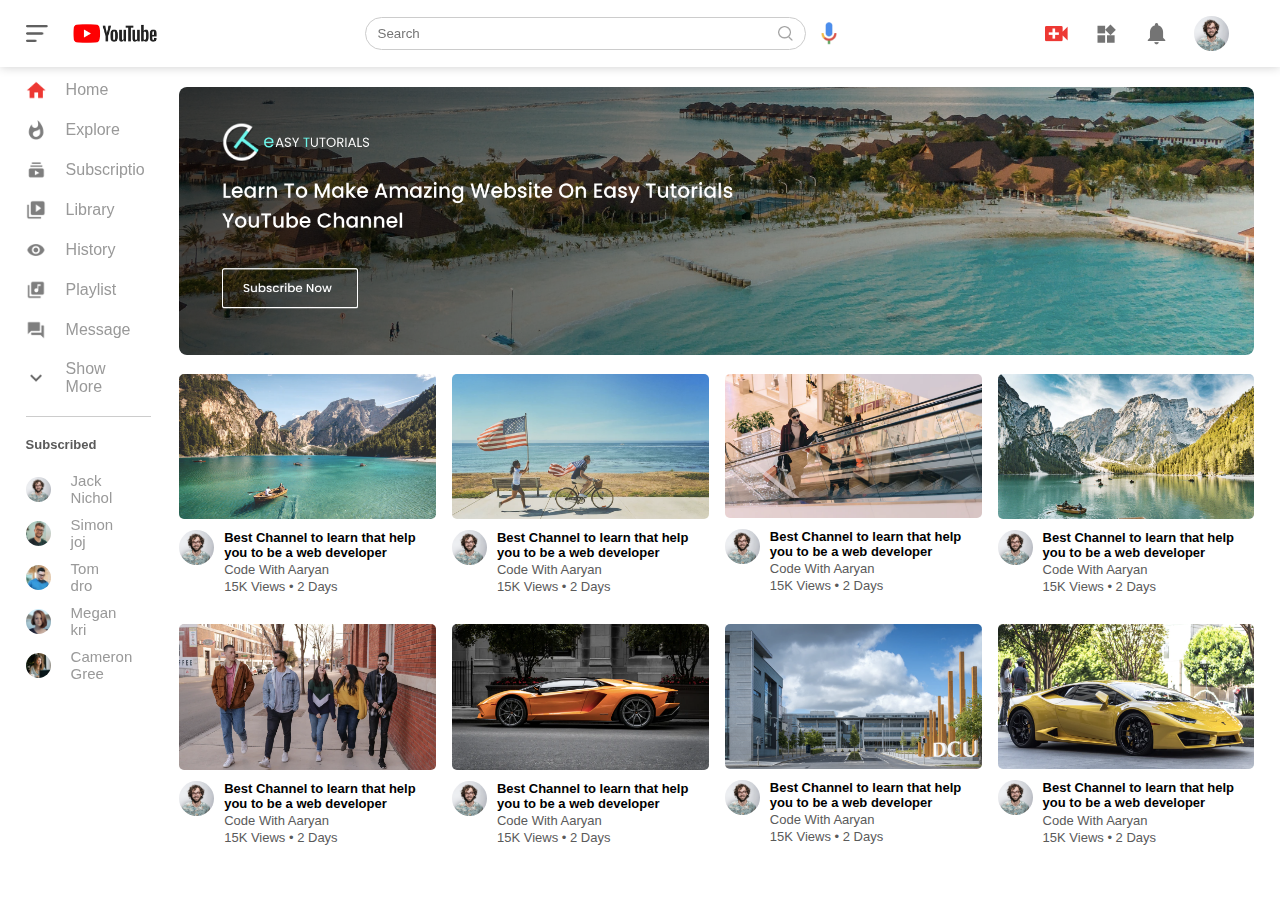
<file: index.html>
<!DOCTYPE html>
<html lang="en">
<head>
    <meta charset="UTF-8">
    <meta name="viewport" content="width=device-width, initial-scale=1.0">
    <title>Document</title>
    <link rel="stylesheet" href="stylemain.css">
</head>
<body>
    
    <nav class="flex-div">
        <div class="nav-left flex-div">
            <img src="images/menu.png" alt="" class="menu">
            <img src="images/download.png" alt="" class="logo">
        </div>


        <div class="nav-mid flex-div">
            <div class="search flex-div">
                <input type="text" placeholder="Search">
                <img src="images/search.png" alt="">
            </div>
            <img src="images/voice-search.png" alt="" class="mic">
        </div>


        <div class="nav-right flex-div">
            <img src="images/upload.png" alt="">
            <img src="images/more.png" alt="">
            <img src="images/notification.png" alt="">
            <img src="images/Jack.png" alt="" class="user"> 
        </div>
    </nav>

    <!-----------sidebar----------->

    <div class="sidebar">
        <div class="short">
            <a href="#"><img src="images/home.png"><p>Home</p></a>
            <a href="#"><img src="images/explore.png"><p>Explore</p></a>
            <a href="#"><img src="images/subscriprion.png"><p>Subscriptio</p></a>
            <a href="#"><img src="images/library.png"><p>Library</p></a>
            <a href="#"><img src="images/history.png"><p>History</p></a>
            <a href="#"><img src="images/playlist.png"><p>Playlist</p></a>
            <a href="#"><img src="images/messages.png"><p>Message</p></a>
            <a href="#"><img src="images/show-more.png"><p>Show More</p></a>

            <hr>
        </div>
        <div class="sub">
            <h3>Subscribed</h3>
            <a href="#"><img src="images/Jack.png"><p>Jack Nichol</p></a>
            <a href="#"><img src="images/simon.png"><p>Simon joj</p></a>
            <a href="#"><img src="images/tom.png"><p>Tom dro</p></a>
            <a href="#"><img src="images/megan.png"><p>Megan kri</p></a>
            <a href="#"><img src="images/cameron.png"><p>Cameron Gree</p></a>
        </div>
    </div>


    <!-------------main------------>

    <div class="container">
        <div class="banner">
            <img src="images/banner.png" alt="">
        </div>
        <div class="list-con">
            <div class="video-list">
                <a href="video.html"><img src="images/thumbnail1.png" alt="" class="thum"></a>
                <div class="flex-div">
                    <img src="images/Jack.png" alt="">
                        <div class="vid-info">
                            <a href="video.html">Best Channel to learn that help you to be a web developer</a>
                            <p>Code With Aaryan</p>
                            <p>15K Views &bull; 2 Days</p>
                        </div>
                </div>
            </div>
            <div class="video-list">
                <a href="#"><img src="images/thumbnail2.png" alt="" class="thum"></a>
                <div class="flex-div">
                    <img src="images/Jack.png" alt="">
                        <div class="vid-info">
                            <a href="#">Best Channel to learn that help you to be a web developer</a>
                            <p>Code With Aaryan</p>
                            <p>15K Views &bull; 2 Days</p>
                        </div>
                </div>
            </div>
            <div class="video-list">
                <a href="#"><img src="images/thumbnail3.png" alt="" class="thum"></a>
                <div class="flex-div">
                    <img src="images/Jack.png" alt="">
                        <div class="vid-info">
                            <a href="#">Best Channel to learn that help you to be a web developer</a>
                            <p>Code With Aaryan</p>
                            <p>15K Views &bull; 2 Days</p>
                        </div>
                </div>
            </div>
            <div class="video-list">
                <a href="#"><img src="images/thumbnail4.png" alt="" class="thum"></a>
                <div class="flex-div">
                    <img src="images/Jack.png" alt="">
                        <div class="vid-info">
                            <a href="#">Best Channel to learn that help you to be a web developer</a>
                            <p>Code With Aaryan</p>
                            <p>15K Views &bull; 2 Days</p>
                        </div>
                </div>
            </div>
            <div class="video-list">
                <a href="#"><img src="images/thumbnail5.png" alt="" class="thum"></a>
                <div class="flex-div">
                    <img src="images/Jack.png" alt="">
                        <div class="vid-info">
                            <a href="#">Best Channel to learn that help you to be a web developer</a>
                            <p>Code With Aaryan</p>
                            <p>15K Views &bull; 2 Days</p>
                        </div>
                </div>
            </div>
            <div class="video-list">
                <a href="#"><img src="images/thumbnail6.png" alt="" class="thum"></a>
                <div class="flex-div">
                    <img src="images/Jack.png" alt="">
                        <div class="vid-info">
                            <a href="#">Best Channel to learn that help you to be a web developer</a>
                            <p>Code With Aaryan</p>
                            <p>15K Views &bull; 2 Days</p>
                        </div>
                </div>
            </div>
            <div class="video-list">
                <a href="#"><img src="images/thumbnail7.png" alt="" class="thum"></a>
                <div class="flex-div">
                    <img src="images/Jack.png" alt="">
                        <div class="vid-info">
                            <a href="#">Best Channel to learn that help you to be a web developer</a>
                            <p>Code With Aaryan</p>
                            <p>15K Views  &bull; 2 Days</p>
                        </div>
                </div>
            </div>
            <div class="video-list">
                <a href="#"><img src="images/thumbnail8.png" alt="" class="thum"></a>
                <div class="flex-div">
                    <img src="images/Jack.png" alt="">
                        <div class="vid-info">
                            <a href="#">Best Channel to learn that help you to be a web developer</a>
                            <p>Code With Aaryan</p>
                            <p>15K Views &bull; 2 Days</p>
                        </div>
                </div>
            </div>
        </div>
    </div>



<script>
    var menu =document.querySelector(".menu");
    var sidebar =document.querySelector(".sidebar");
    var container =document.querySelector(".container"); 

    menu.onclick = function(){
        sidebar.classList.toggle("small");
        container.classList.toggle("larg")
    }
</script>
</body>
</html>
</file>
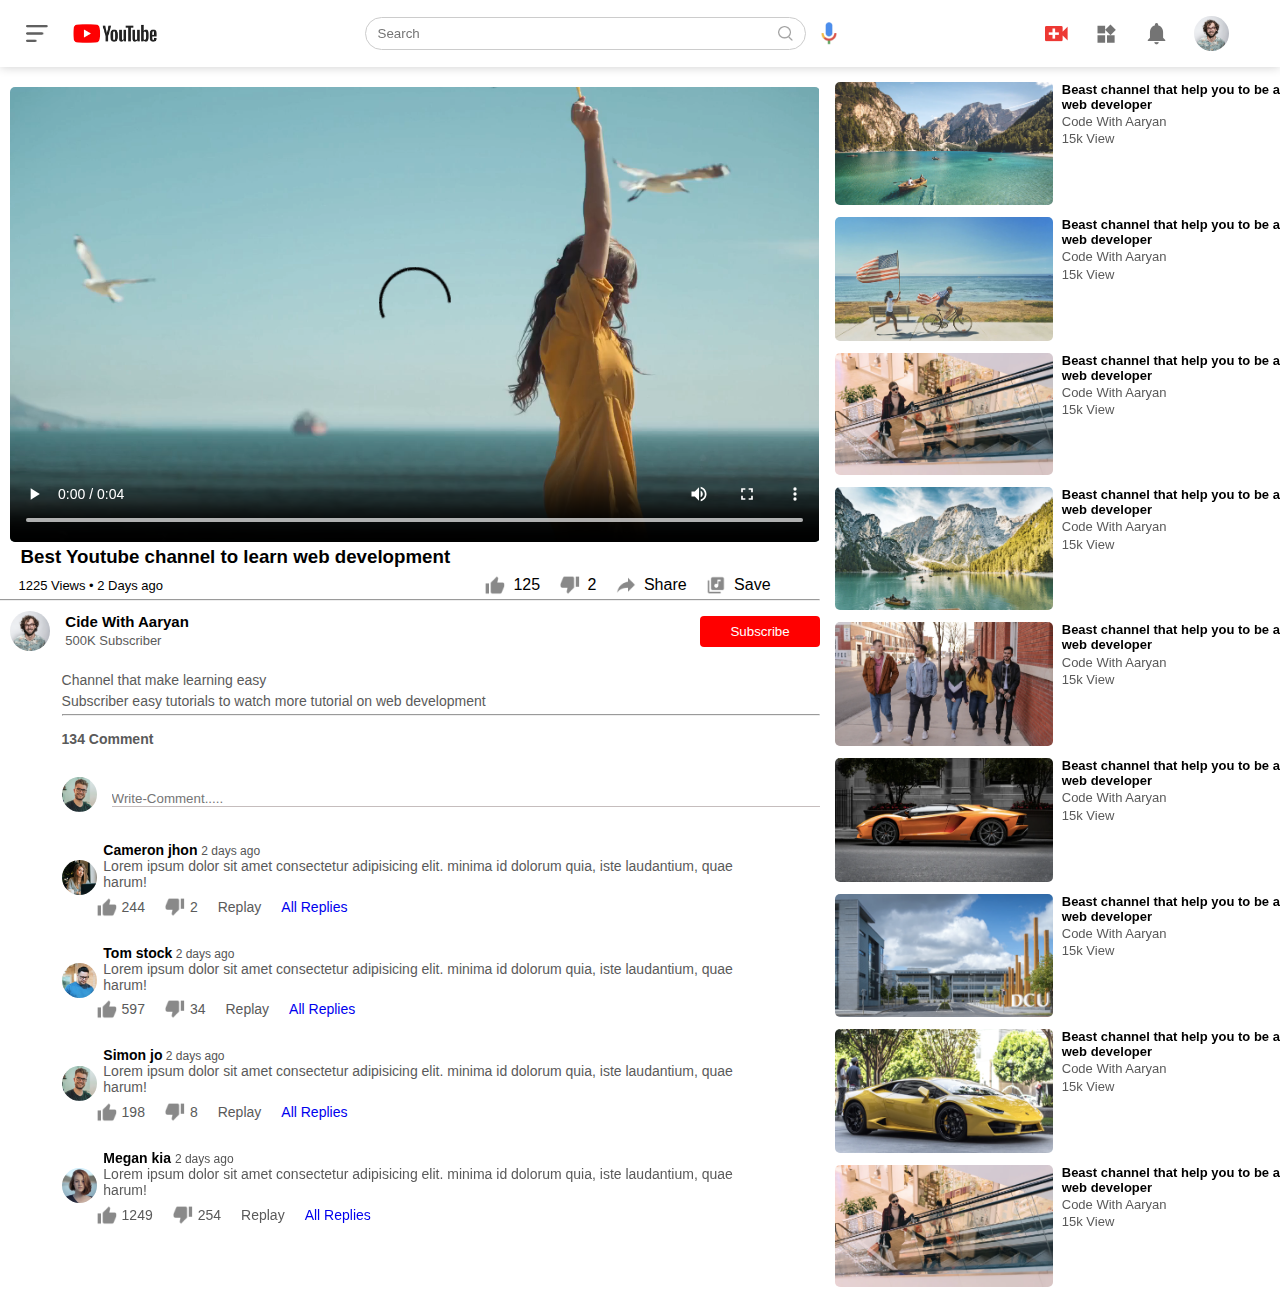
<file: video.html>
<!DOCTYPE html>
<html lang="en">
<head>
    <meta charset="UTF-8">
    <meta name="viewport" content="width=device-width, initial-scale=1.0">
    <title>Document</title>
    <link rel="stylesheet" href="stylemain.css">
</head>
<body>
    <nav class="flex-div">
        <div class="nav-left flex-div">
            <img src="images/menu.png" alt="" class="menu">
            <img src="images/download.png" alt="" class="logo">
        </div>


        <div class="nav-mid flex-div">
            <div class="search flex-div">
                <input type="text" placeholder="Search">
                <img src="images/search.png" alt="">
            </div>
            <img src="images/voice-search.png" alt="" class="mic">
        </div>


        <div class="nav-right flex-div">
            <img src="images/upload.png" alt="">
            <img src="images/more.png" alt="">
            <img src="images/notification.png" alt="">
            <img src="images/Jack.png" alt="" class="user"> 
        </div>
    </nav>

<div class="play-con">
    <div class="containera">
        <div class="row">
            <div class="play-v">
                <video controls autoplay class="v">
                    <source src="images/video.mp4" type="video/mp4">
                </video>
                <h3>Best Youtube channel to learn web development</h3>
                <div class="play-vdideo-info">
                    <p>1225 Views &bull; 2 Days ago</p>
                    <div>
                       <a href="#"><img src="images/like.png" alt="">125</a>
                       <a href="#"><img src="images/dislike.png" alt="">2</a>
                       <a href="#"><img src="images/share.png" alt="">Share</a>
                       <a href="#"><img src="images/save.png" alt="">Save</a>
                    </div>
                </div>
                <hr>
                <div class="plub">
                    <img src="images/Jack.png" alt="">
                    <div>
                        <p>Cide With Aaryan</p>
                        <span>500K Subscriber</span>
                    </div>
                    <button type="button" class="btn">Subscribe</button>
                </div>
                <div class="vv">
                <div class="vid-desc" class="v">
                    <p>Channel that make learning easy</p>
                    <p>Subscriber easy tutorials to watch more tutorial on web development</p>
    
                    <hr>
                    <h4>134 Comment</h4>

                    <div class="add-c">
                        <img src="images/simon.png" alt="">
                        <input type="text" placeholder="Write-Comment.....">
                    </div>
                    <div class="old-c">
                        <img src="images/cameron.png">
                        <div>
                            <h3>Cameron jhon <span>2 days ago</span></h3>
                            <p>Lorem ipsum dolor sit amet consectetur adipisicing elit. minima id dolorum quia, iste laudantium, quae harum! </p>
                            <div class="action">
                                <img src="images/like.png" alt="">
                                <span>244</span>
                                <img src="images/dislike.png" alt="">
                                <span>2</span>
                                <span>Replay</span>
                                <a href="#">All Replies</a>
                            </div>
                        </div>
                            
                    </div>
                    <div class="old-c">
                        <img src="images/tom.png">
                        <div>
                            <h3>Tom stock<span> 2 days ago</span></h3>
                            <p>Lorem ipsum dolor sit amet consectetur adipisicing elit. minima id dolorum quia, iste laudantium, quae harum! </p>
                            <div class="action">
                                <img src="images/like.png" alt="">
                                <span>597</span>
                                <img src="images/dislike.png" alt="">
                                <span>34</span>
                                <span>Replay</span>
                                <a href="#">All Replies</a>
                            </div>
                        </div>
                            
                    </div>
                    <div class="old-c">
                        <img src="images/simon.png">
                        <div>
                            <h3>Simon jo<span> 2 days ago</span></h3>
                            <p>Lorem ipsum dolor sit amet consectetur adipisicing elit. minima id dolorum quia, iste laudantium, quae harum! </p>
                            <div class="action">
                                <img src="images/like.png" alt="">
                                <span>198</span>
                                <img src="images/dislike.png" alt="">
                                <span>8</span>
                                <span>Replay</span>
                                <a href="#">All Replies</a>
                            </div>
                        </div>
                            
                    </div>
                    <div class="old-c">
                        <img src="images/megan.png">
                        <div>
                            <h3>Megan kia <span>2 days ago</span></h3>
                            <p>Lorem ipsum dolor sit amet consectetur adipisicing elit. minima id dolorum quia, iste laudantium, quae harum! </p>
                            <div class="action">
                                <img src="images/like.png" alt="">
                                <span>1249</span>
                                <img src="images/dislike.png" alt="">
                                <span>254</span>
                                <span>Replay</span>
                                <a href="#">All Replies</a>
                            </div>
                        </div>
                            
                    </div>
                </div>
            </div>
            </div>




            <div class="right-side">
                <div class="side-video">
                    <a href="#" class="small-thum"><img src="images/thumbnail1.png"></a>
                    <div class="vid-info">
                        <a href="#">Beast channel that help you to be a web developer</a>
                        <p>Code With Aaryan</p>
                        <p>15k View</p>
                    </div>
                </div>
                <div class="side-video">
                    <a href="#" class="small-thum"><img src="images/thumbnail2.png"></a>
                    <div class="vid-info">
                        <a href="#">Beast channel that help you to be a web developer</a>
                        <p>Code With Aaryan</p>
                        <p>15k View</p>
                    </div>
                </div>
                <div class="side-video">
                    <a href="#" class="small-thum"><img src="images/thumbnail3.png"></a>
                    <div class="vid-info">
                        <a href="#">Beast channel that help you to be a web developer</a>
                        <p>Code With Aaryan</p>
                        <p>15k View</p>
                    </div>
                </div>
                <div class="side-video">
                    <a href="#" class="small-thum"><img src="images/thumbnail4.png"></a>
                    <div class="vid-info">
                        <a href="#">Beast channel that help you to be a web developer</a>
                        <p>Code With Aaryan</p>
                        <p>15k View</p>
                    </div>
                </div>
                <div class="side-video">
                    <a href="#" class="small-thum"><img src="images/thumbnail5.png"></a>
                    <div class="vid-info">
                        <a href="#">Beast channel that help you to be a web developer</a>
                        <p>Code With Aaryan</p>
                        <p>15k View</p>
                    </div>
                </div>
                <div class="side-video">
                    <a href="#" class="small-thum"><img src="images/thumbnail6.png"></a>
                    <div class="vid-info">
                        <a href="#">Beast channel that help you to be a web developer</a>
                        <p>Code With Aaryan</p>
                        <p>15k View</p>
                    </div>
                </div>
                <div class="side-video">
                    <a href="#" class="small-thum"><img src="images/thumbnail7.png"></a>
                    <div class="vid-info">
                        <a href="#">Beast channel that help you to be a web developer</a>
                        <p>Code With Aaryan</p>
                        <p>15k View</p>
                    </div>
                </div>
                <div class="side-video">
                    <a href="#" class="small-thum"><img src="images/thumbnail8.png"></a>
                    <div class="vid-info">
                        <a href="#">Beast channel that help you to be a web developer</a>
                        <p>Code With Aaryan</p>
                        <p>15k View</p>
                    </div>
                </div>
                <div class="side-video">
                    <a href="#" class="small-thum"><img src="images/thumbnail3.png"></a>
                    <div class="vid-info">
                        <a href="#">Beast channel that help you to be a web developer</a>
                        <p>Code With Aaryan</p>
                        <p>15k View</p>
                    </div>
                </div>
            </div>
        </div>
    </div>
</div>
</body>
</html>
</file>
<file: stylemain.css>
*{
    margin:0;
    padding: 0;
    font-family: sans-serif;
}
.flex-div{
    display: flex;
    align-items: center;
}
nav{
    padding: 10px 2%;
    justify-content: space-between;
    box-shadow: 0 0 10px rgba(0,0,0,0.2);
    background: #fff;
    position: sticky;
    top: 0;
    left: 0;
    z-index: 10;
}
.nav-right img{
    width: 25px;
    margin-right: 25px;
}
.nav-right .user{
    width: 35px;
    border-radius: 50%; 
}
.nav-left .menu{
    width: 22px;
    margin-right: 25px;
    cursor: pointer;
}
.nav-left .logo{
    width: 84px;
    cursor: pointer;
}
.nav-mid .mic{
    width: 16px;
}
.nav-mid .search{
    border: 1px solid #ccc;
    margin-right: 15px;
    padding: 8px 12px;
    border-radius: 25px;
}
.nav-mid .search input{
    width: 400px;
    border: 0;
    outline: 0;
    background: transparent;
}
.nav-mid .search img{
    width: 15px;
}
.sidebar{
    background-color: #fff;
    width: 50px;
    height: 100vh;
    position: fixed;
    top: 0;
    padding-left: 2%;
    padding-top: 80px;
}
.short a img{
    width: 20px;
    margin-right: 20px;
}
.short a{
    display: flex;
    align-items: center;
    margin-bottom: 20px;
    text-decoration: none;
    color: #999;
}
.sidebar hr{
    border: 0;
    height: 1px;
    background: #ccc;
    width: 250%;

}
.sub h3{
    font-size: 13px;
    padding: 20px 0;
    color: #5a5a5a;
}
.sub a{
    text-decoration: none;
    display: flex;
    align-items: center;
    margin-bottom: 10px;
    color: #999;
    font-size: 15px;

}
.sub img{
    width: 25px;
    border-radius: 50px;
    margin-right: 20px;
}
.small{
    width: 10px;
    transition: 1s;
}
.small a p{
    display: none;
}
.small h3{
    display: none;
}
.small hr{
    width: 50%;
    margin-bottom: 25px;
}

/*-------caontiner-----*/
.container{
background-color: #fff;
padding-left: 14% ;
padding-right: 2%;
padding-top: 20px;
padding-bottom: 20px;
transition: 1s;
}
.larg{
    padding: 7%;
    padding-top:19px;
}
.banner{
    width: 100%;
}
.banner img{
    width: 100%;
    border-radius: 8px;
}
.list-con{
    display: grid;
    grid-template-columns: repeat(auto-fit,minmax(250px,1fr));
    grid-column-gap:16px;
    grid-row-gap: 30px;
    margin-top: 15px;
}
.video-list .thum{
    width: 100%;
    border-radius: 5px;
}
.video-list .flex-div{
    align-items: flex-start;
    margin-top: 7px;
}
.video-list .flex-div img{
    width: 35px;
    margin-right: 10px;
    border-radius: 50%;
}
.vid-info a{
    text-decoration: none;
    color: black;
    font-weight: 600;
    margin-bottom: 5px;
}
.vid-info{
    color: #5a5a5a;
    font-size: 13px;
    
}
.vid-info p{
    margin-top: 1%;
    display: block;
}
@media(max-width:477px){
    .menu{
        display: none;
    }
    .sidebar{
        display: none;
    }
    .container, .larg{
        padding-left: 5%;
        padding-right: 5%;
    }
    .nav-right{
        display: none;
    }
    .nav-right .user{
        display: block;
        width: 30px;
    }
    .nav-mid .search input{
        width: 100px;
    }
    .logo{
        width: 90px;
    }
    .row {
        display: flex;
        justify-content: space-between;
        flex-wrap: wrap;
        flex-direction: column;
    }
    .containera, .larg {
        padding-left: 15%;
        padding-right: 0%;
    }
    .play-v .v {
        width: 99%;
        margin-bottom: 2%;
        margin-top: 1%%;
        margin-left: -0.3%;
    }
    .vid-info a {
        text-decoration: none;
        color: black;
        font-weight: 500;
        margin-bottom: 6px;
        font-size: 16.5px;
    }
    .container, .larg {
        padding-left: 0%;
        padding-right: 0%;
    }
    .play-v{
        flex-basis: 100%;
    }
    
}

/*---video page----*/
.play-con{
    margin-left: -16%;
}
.row{
    display: flex;
    justify-content: space-between;
    flex-wrap: wrap;
	margin-top:1%;
}
.play-v{
    flex-basis: 69%;s
}
.right-side{
    flex-basis: 30%;
}
.play-v video {
    width: 79%;
    margin-top: 0.5%;
    border-radius: 5px;
    margin-right: 0.5%;
    margin-left: 21%;
}
.side-video {
    display: flex;
    justify-content: space-between;
    margin-bottom: 8px;
}
.side-video img{
    width: 100%;
    border-radius: 5px;
}
.side-video .small-thum{
    flex-basis: 49%;
}
.side-video .vid-info{
    flex-basis: 49%;
}
.tags{
    margin-left: 40%;
    margin-top: 0.3%;
}
.tags a{
    text-decoration: none;
    color: blue;
    margin-left: 10px;

}
.play-v h3{
    margin-left: 22%;
    font-family: sans-serif;
}
.play-vdideo-info p{
    margin-left: 21.8%;
    font-size: 13px;
    margin-top: 1%;
}
.play-vdideo-info{
    display: flex;
}
.play-vdideo-info a img{
    width: 20px;
    margin-right: 8px;
    margin-top: 0px;
}
.play-vdideo-info a{
    display: inline-flex;
    align-items: center;
    margin-left: 15px;
    text-decoration: none;
    color: black;

}
.play-vdideo-info div{
    margin-top: 0.7%;
    margin-left: 30%
}
.play-vdideo-info hr{
    border: 0;
    height: 1px;
    background-color: #ccc;
    margin: 10px 0;
}
.plub{
    display: flex;
    align-items: center;
    margin-top: 10px;
    margin-left: 21%;
}
.plub div{
    flex: 1;
    line-height: 18px;
}
.plub img{
    width: 40px;
    border-radius: 50%;
    margin-right: 15px;
}
.plub div p{
    color: #000;
    font-weight: 600;
    font-size: 15px;
}
.plub div span{
    font-size: 13px;
    color: #5a5a5a;
}
.plub button{
    background: red;
    color: #fff;
    padding: 8px 30px;
    border: 0;
    outline: 0;
    border-radius: 4px;
    cursor: pointer;
}
.vid-desc{
    margin-left: 26%;
    margin-top: 2%;
}
.vid-desc p{
    font-size: 14px;
    margin-bottom: 5px;
    color: #5a5a5a;
}
.vid-desc h4{
    font-size: 14px;
    color: #5a5a5a;
    margin-top: 15px;
}
.add-c{
    display: flex;
    align-items: center;
    margin: 30px 0;

}
.add-c img{
    width: 35px;
    border-radius: 50%;
    margin-right: 15px;
}
.add-c input{
    border: 0;
    outline: 0;
    border-bottom: 1px solid #c5bdbd;
    width: 100%;
    padding-top: 10px;
    background: transparent;
}
.old-c {
    display: flex;
    align-items: center;
    margin: 20px 0;
    margin-left: 0%;
}
.old-c img{
    width: 35px;
    border-radius: 50%;
    margin-top: -1.5%;
}
.old-c h3{
    margin-left: 1%;
    font-size: 14px;
}
.old-c h3 span{
    font-size: 12px;
    color: #555;
    font-weight: 500;

}
.old-c p{
    margin-left: 1%;
}
.old-c .action{
    display: flex;
    align-items: center;
    margin: 8px 0px;
    font-size: 14px;
    margin-top: 1%;
}
.old-c .action img{
    border-radius: 0;
    width: 20px;
    margin-right: 5px;
    margin-top: 0%;
}
.old-c .action span{
    margin-right: 20px;
    color: #5a5a5a;
}
.old-c .action a{
    color: #0000fff;
    text-decoration:none;
}

@media(max-width:477px){
    .play-v h3{
        margin-left: 2%;
    }
    .play-vdideo-info p{
        margin-left: 1.8%;
        font-size: 10px;
    }
    .play-vdideo-info div{
        margin-left: 3%;
        margin-top: 0%;
    }
    .play-vdideo-info a {
        display: inline-flex;
        align-items: center;
        margin-left: 19px;
        text-decoration: none;
        color: black;
        font-size: 10px;
    }
    .play-vdideo-info a img {
        width: 17px;
        margin-right: 6px;
        margin-top: 0px;
    }
    .plub {
        display: flex;
        align-items: center;
        margin-top: 10px;
        margin-left: 0%;
    }
    .vid-desc {
        margin-left: 2%;
        margin-top: 2%;
    }
    .btn{
        margin-right: 20px;
    }
    .vid-desc {
        margin-left: 2%;
        margin-top: 2%;
    }
}
</file>
